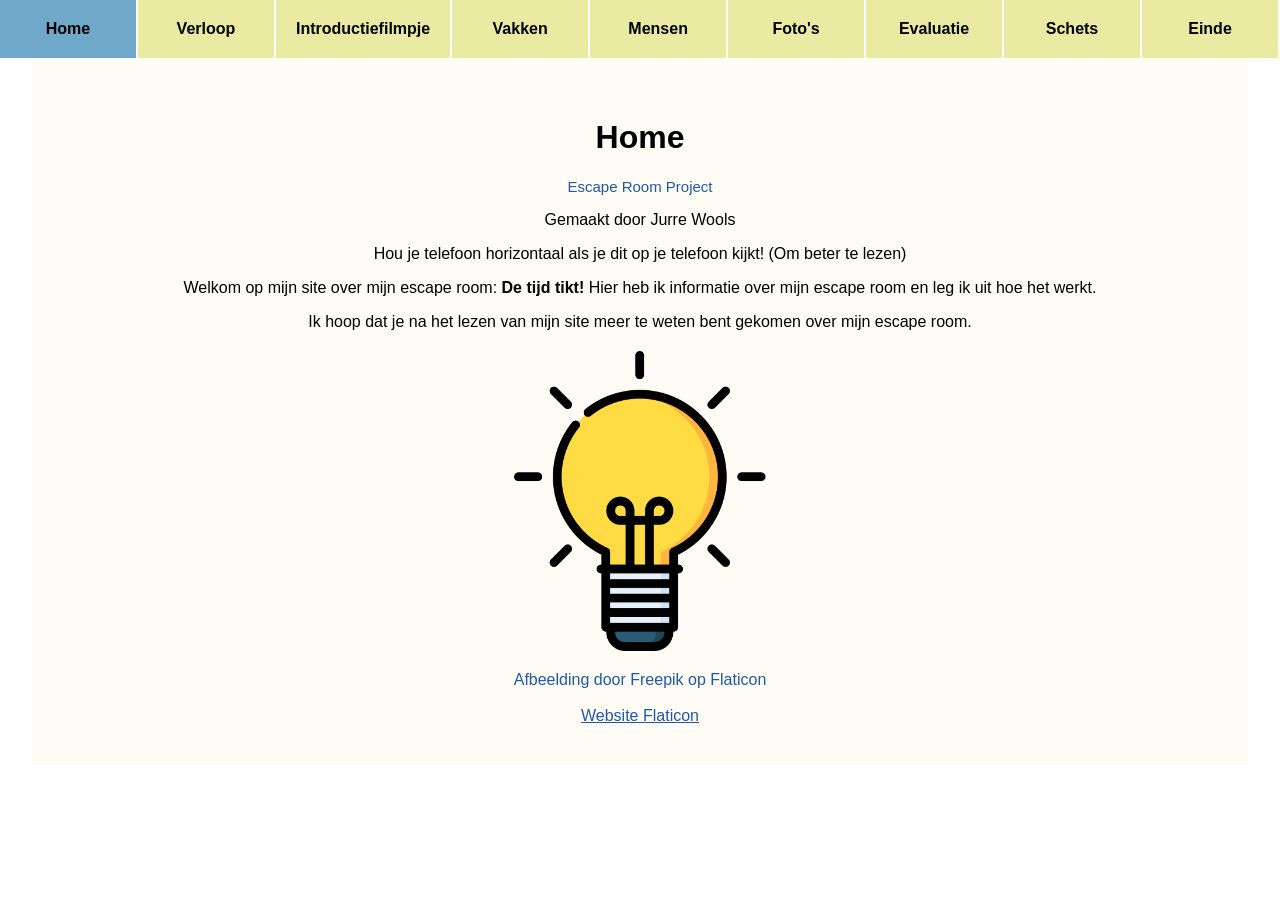
<file: index.html>
<!DOCTYPE html>
<html lang="nl">
<link rel="stylesheet" href="style.css">

<head>
    <meta charset="UTF-8">
    <meta name="viewport" content="width=device-width, initial-scale=1.0">
    <meta name="description" content="Welkom op mijn website!">
    <title>Home van het Escape Room Project</title>
</head>

<body>

<nav class="NavigatieBar">
    <a href="index.html" class="active">Home</a>
    <a href="verloop.html">Verloop</a>
    <a href="introductiefilmpje.html">Introductiefilmpje</a>
    <a href="vakken.html">Vakken</a>
    <a href="mensen.html">Mensen</a>
    <a href="foto's.html">Foto's</a>
    <a href="evaluatie.html">Evaluatie</a>
    <a href="schets.html">Schets</a>
    <a href="einde.html">Einde</a>
</nav>

<main class="content">
    <h1>Home</h1>

    <p class="titel">Escape Room Project</p>

    <p class="InTex">Gemaakt door Jurre Wools</p>
    <p class="InTex">Hou je telefoon horizontaal als je dit op je telefoon kijkt! (Om beter te lezen)</p>

    <p class="InTex">
        Welkom op mijn site over mijn escape room:
        <strong>De tijd tikt!</strong>
        Hier heb ik informatie over mijn escape room en leg ik uit hoe het werkt.
    </p>

    <p class="InTex">
        Ik hoop dat je na het lezen van mijn site meer te weten bent gekomen over mijn escape room.
    </p>

    <img src="lamp.png" alt="Lampje als Eureka-teken" width="300" height="200">
    <footer class="TekstFlaticon">Afbeelding door Freepik op Flaticon<br><br></footer>
    <a href="https://www.flaticon.com" class="TekstFlaticon">Website Flaticon</a>
</main>
</body>
</html>
</file>
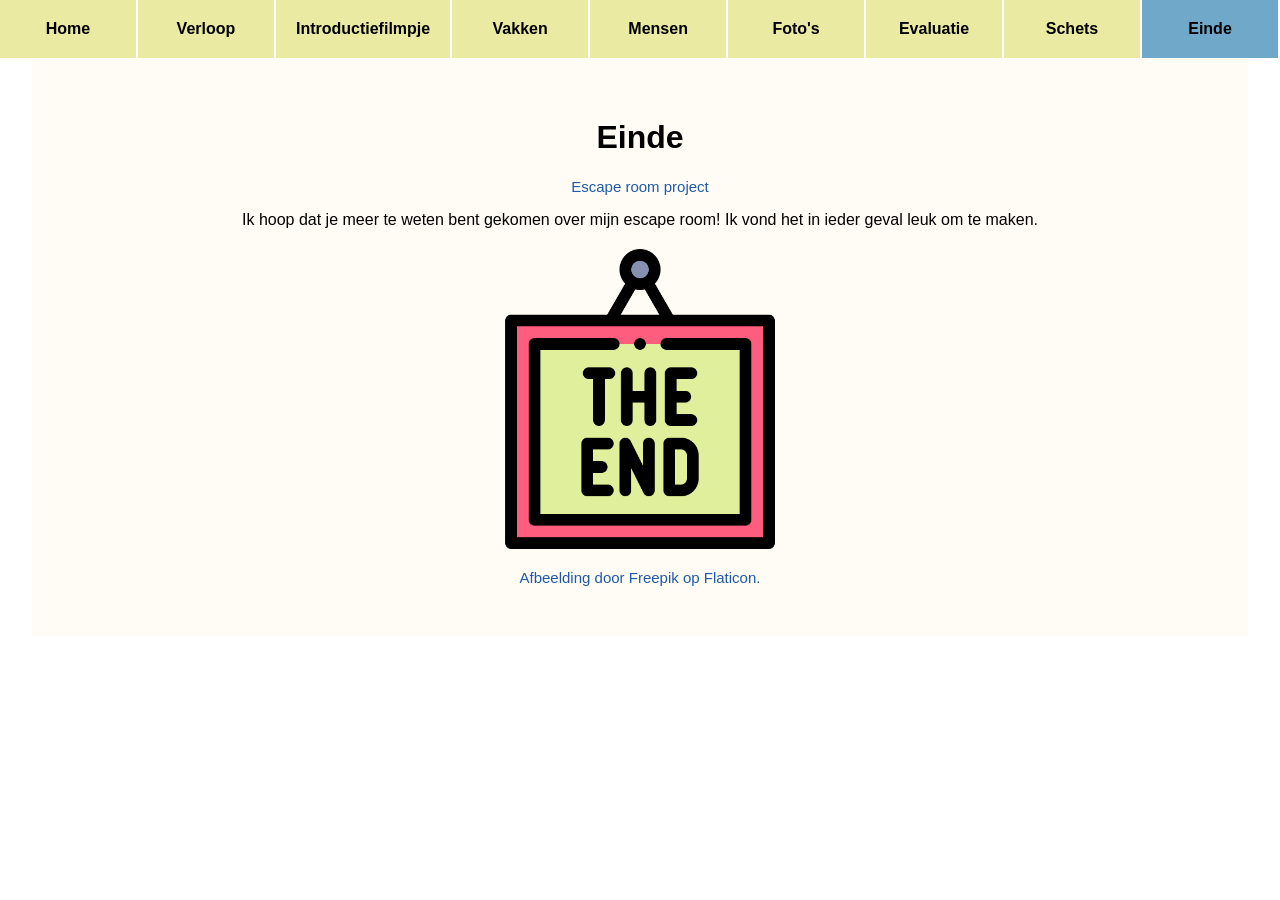
<file: einde.html>
<!DOCTYPE html>
<html lang="nl">
<link rel="stylesheet" href="style.css">

<head>
    <meta charset="UTF-8">
    <meta name="viewport" content="width=device-width, initial-scale=1.0">
    <meta name="description" content="Welkom op mijn website!">
    <title>Einde</title>
    <link rel="stylesheet" href="style.css">
</head>
<body>
    <nav class="NavigatieBar">
    <a href="index.html">Home</a>
    <a href="verloop.html">Verloop</a>
    <a href="introductiefilmpje.html">Introductiefilmpje</a>
    <a href="vakken.html">Vakken</a>
    <a href="mensen.html">Mensen</a>
    <a href="fotos.html">Foto's</a>
    <a href="evaluatie.html">Evaluatie</a>
    <a href="schets.html">Schets</a>
    <a href="einde.html" class="active">Einde</a>
</nav> 
    <div class="content">
 <h1>Einde</h1>
 <p class="titel">Escape room project</p>
 <main>
 <p class="InTex">
 Ik hoop dat je meer te weten bent gekomen over mijn escape room!
 Ik vond het in ieder geval leuk om te maken.
   <img src="the-end.png" alt="Einde afbeelding" width="300" height="300">
   <footer class="titel">
        Afbeelding door Freepik op Flaticon.
    </footer>
    </main>
</div>
</p>
</section>

</main>

</body>
</html>
</file>
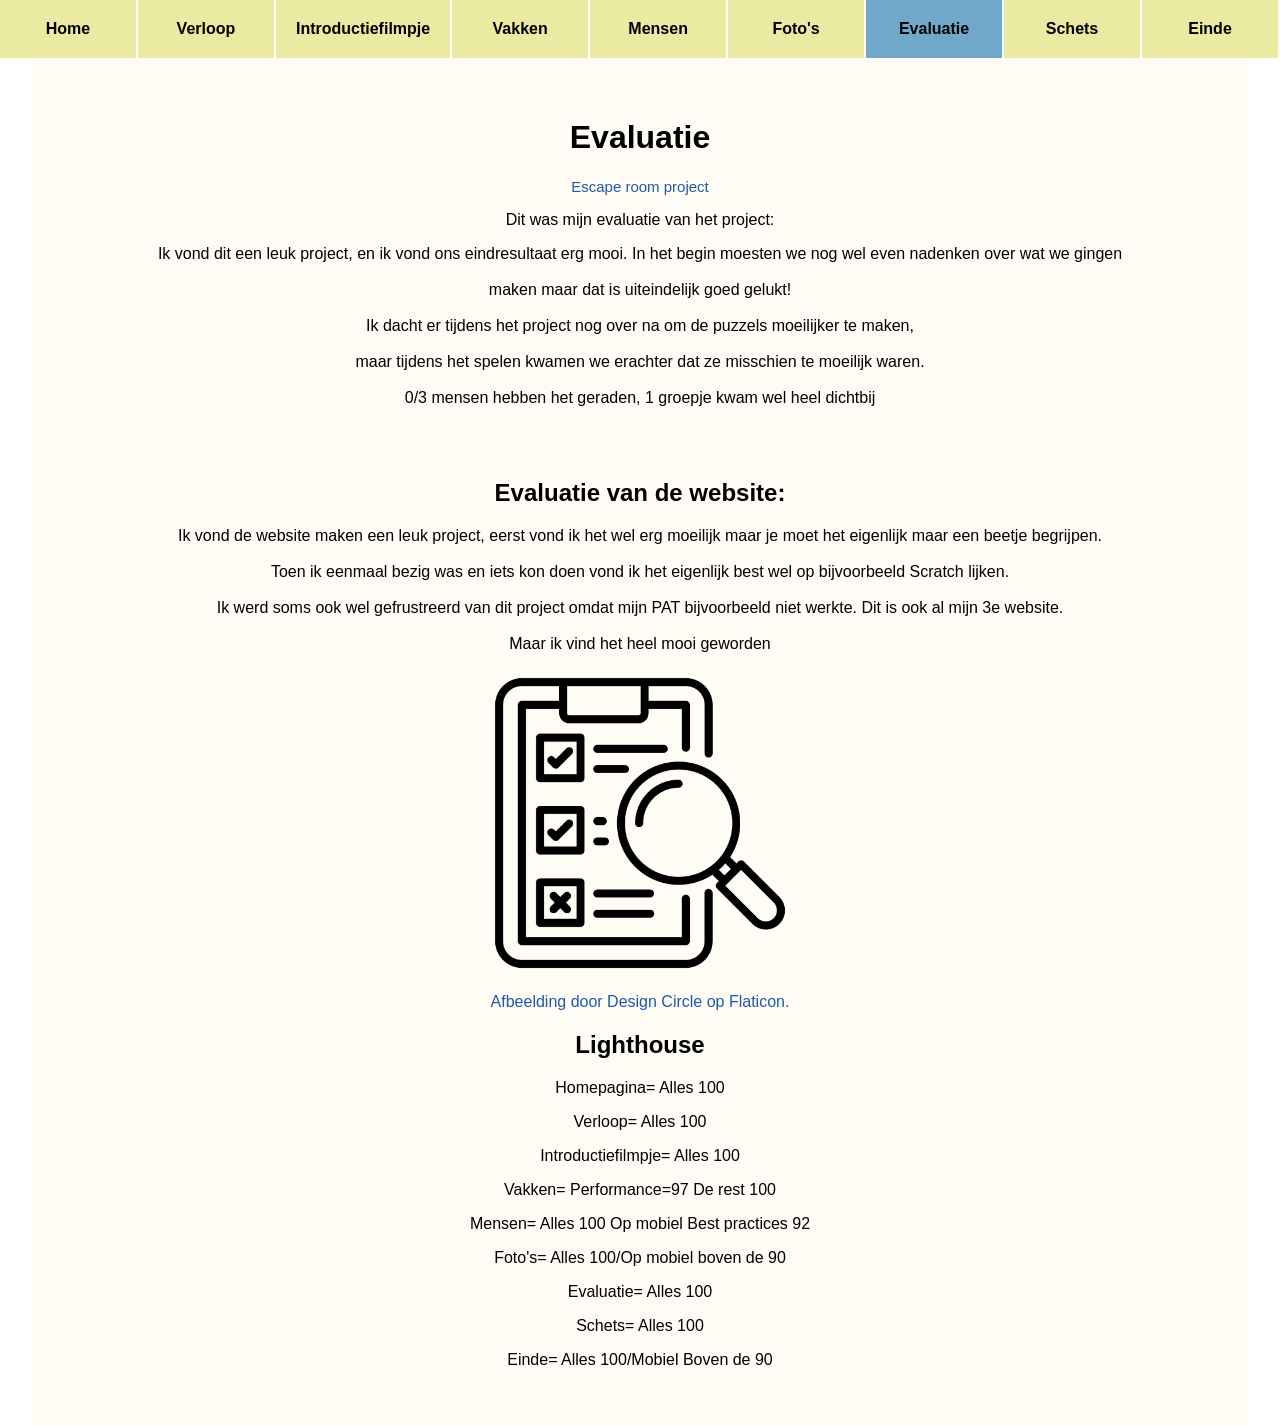
<file: evaluatie.html>
<!DOCTYPE html>
<html lang="nl">

<head>
    <meta charset="UTF-8">
    <meta name="viewport" content="width=device-width, initial-scale=1.0">
    <meta name="description" content="Evaluatie van het escape room project">
    <title>Evaluatie</title>
    <link rel="stylesheet" href="style.css">
</head>

<body>

<div class="NavigatieBar">
    <a href="index.html">Home</a>
    <a href="verloop.html">Verloop</a>
    <a href="introductiefilmpje.html">Introductiefilmpje</a>
    <a href="vakken.html">Vakken</a>
    <a href="mensen.html">Mensen</a>
    <a href="foto's.html">Foto's</a>
    <a href="evaluatie.html" class="active">Evaluatie</a>
    <a href="schets.html">Schets</a>
    <a href="einde.html">Einde</a>
</div>

<main class="content">

    <h1>Evaluatie</h1>

    <p class="titel">Escape room project</p>

    <p class="InTex">
        Dit was mijn evaluatie van het project:
    </p>

    <p class="InTex">
        Ik vond dit een leuk project, en ik vond ons eindresultaat erg mooi. In het begin moesten we nog wel even nadenken over wat we gingen<br><br>
        maken maar dat is uiteindelijk goed gelukt!<br><br>
        Ik dacht er tijdens het project nog over na om de puzzels moeilijker te maken,<br><br>
        maar tijdens het spelen kwamen we erachter dat ze misschien te moeilijk waren.<br><br>
        0/3 mensen hebben het geraden, 1 groepje kwam wel heel dichtbij
    </p>

    <br><br>

    <h2 class="InTex">Evaluatie van de website:</h2>

    <p class="InTex">
        Ik vond de website maken een leuk project, eerst vond ik het wel erg moeilijk maar je moet het eigenlijk maar een beetje begrijpen.<br><br>
        Toen ik eenmaal bezig was en iets kon doen vond ik het eigenlijk best wel op bijvoorbeeld Scratch lijken.<br><br>
        Ik werd soms ook wel gefrustreerd van dit project omdat mijn PAT bijvoorbeeld niet werkte. Dit is ook al mijn 3e website.<br><br>
        Maar ik vind het heel mooi geworden
    </p>

    <img src="assessment.png" class="foto" alt="Evaluatie pictogram" loading="lazy">

    <footer class="TekstFlaticon">
        Afbeelding door Design Circle op Flaticon.
    </footer>
<h2 class="InTex">Lighthouse</h2>
 <p class="InTex">Homepagina= Alles 100</p>
 <p class="InTex">Verloop= Alles 100</p>
 <p class="InTex">Introductiefilmpje= Alles 100</p>
 <p class="InTex">Vakken= Performance=97 De rest 100
 <p class="InTex">Mensen= Alles 100 Op mobiel Best practices 92</p>
 <p class="InTex">Foto's= Alles 100/Op mobiel boven de 90</p>
 <p class="InTex">Evaluatie= Alles 100</p>
 <p class="InTex">Schets= Alles 100</p>
 <p class="InTex">Einde= Alles 100/Mobiel Boven de 90</p>
 </p>

</main>

</body>

</html>
</file>
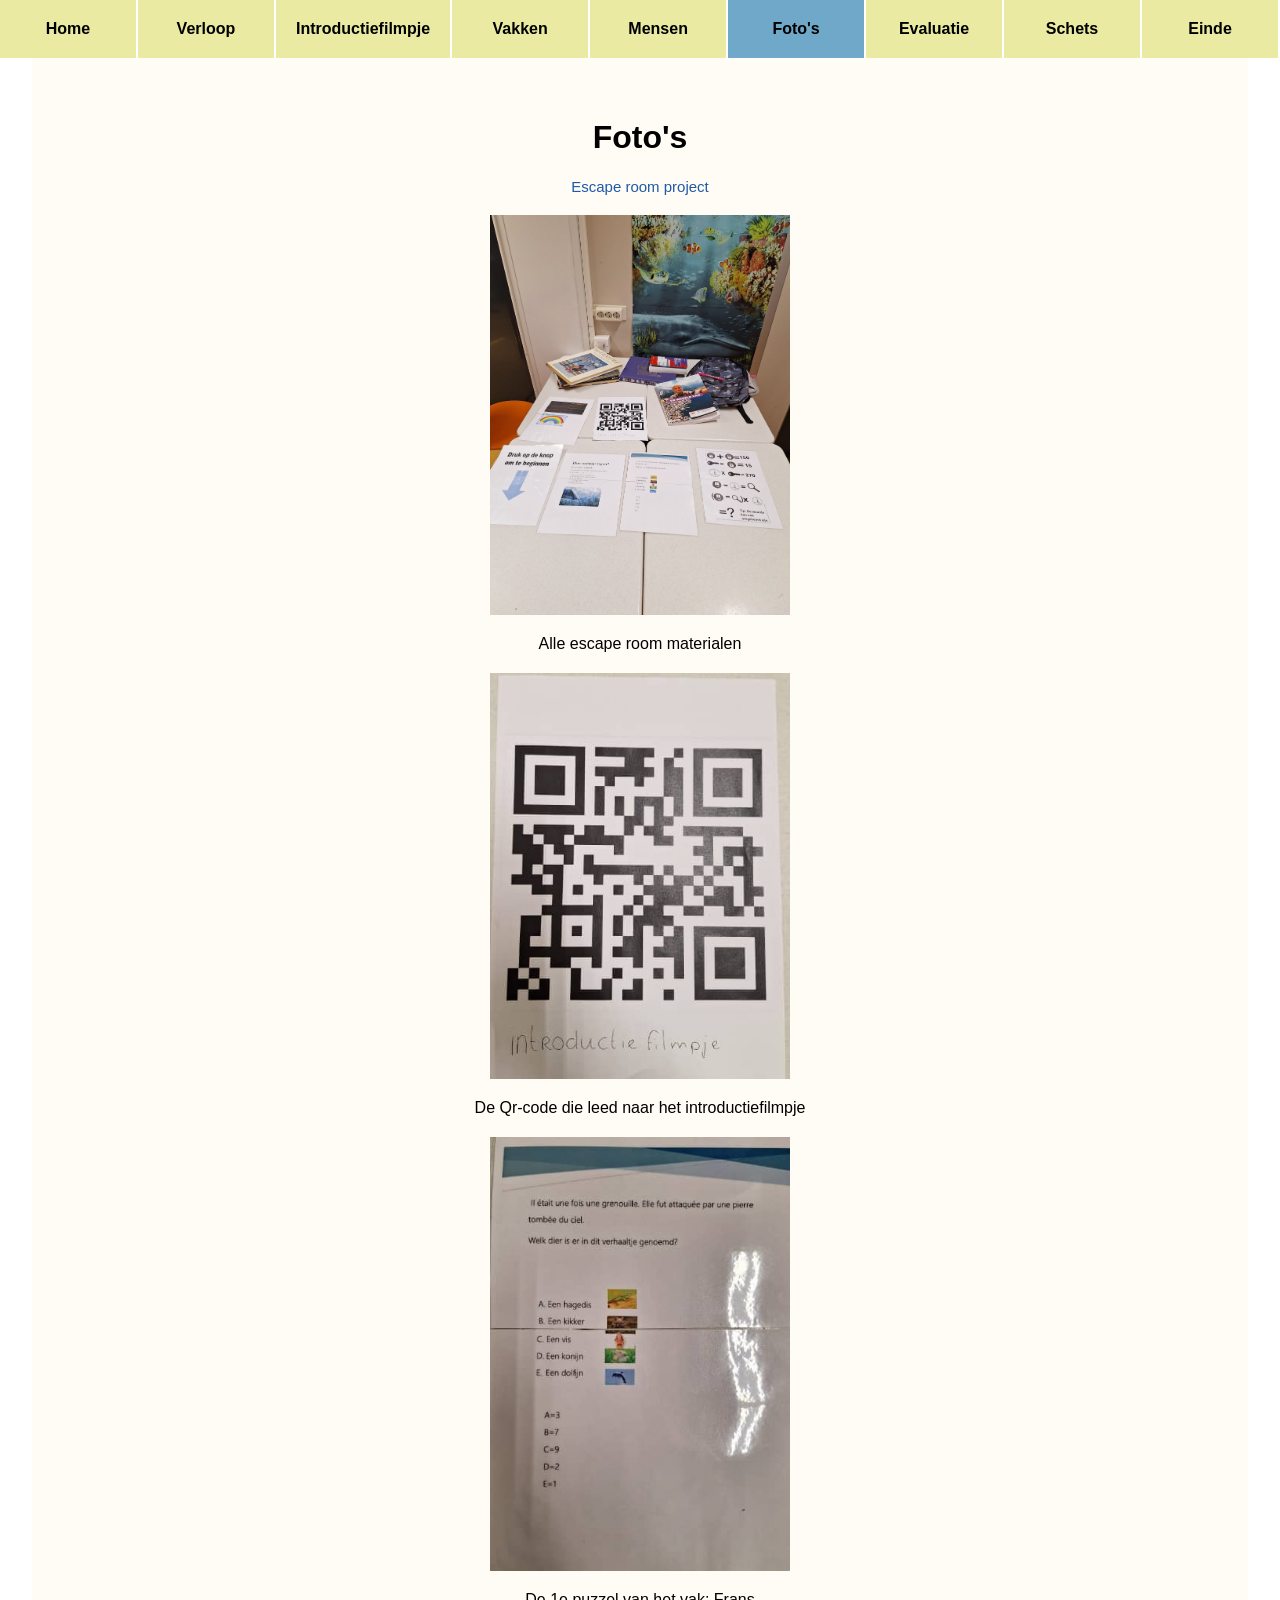
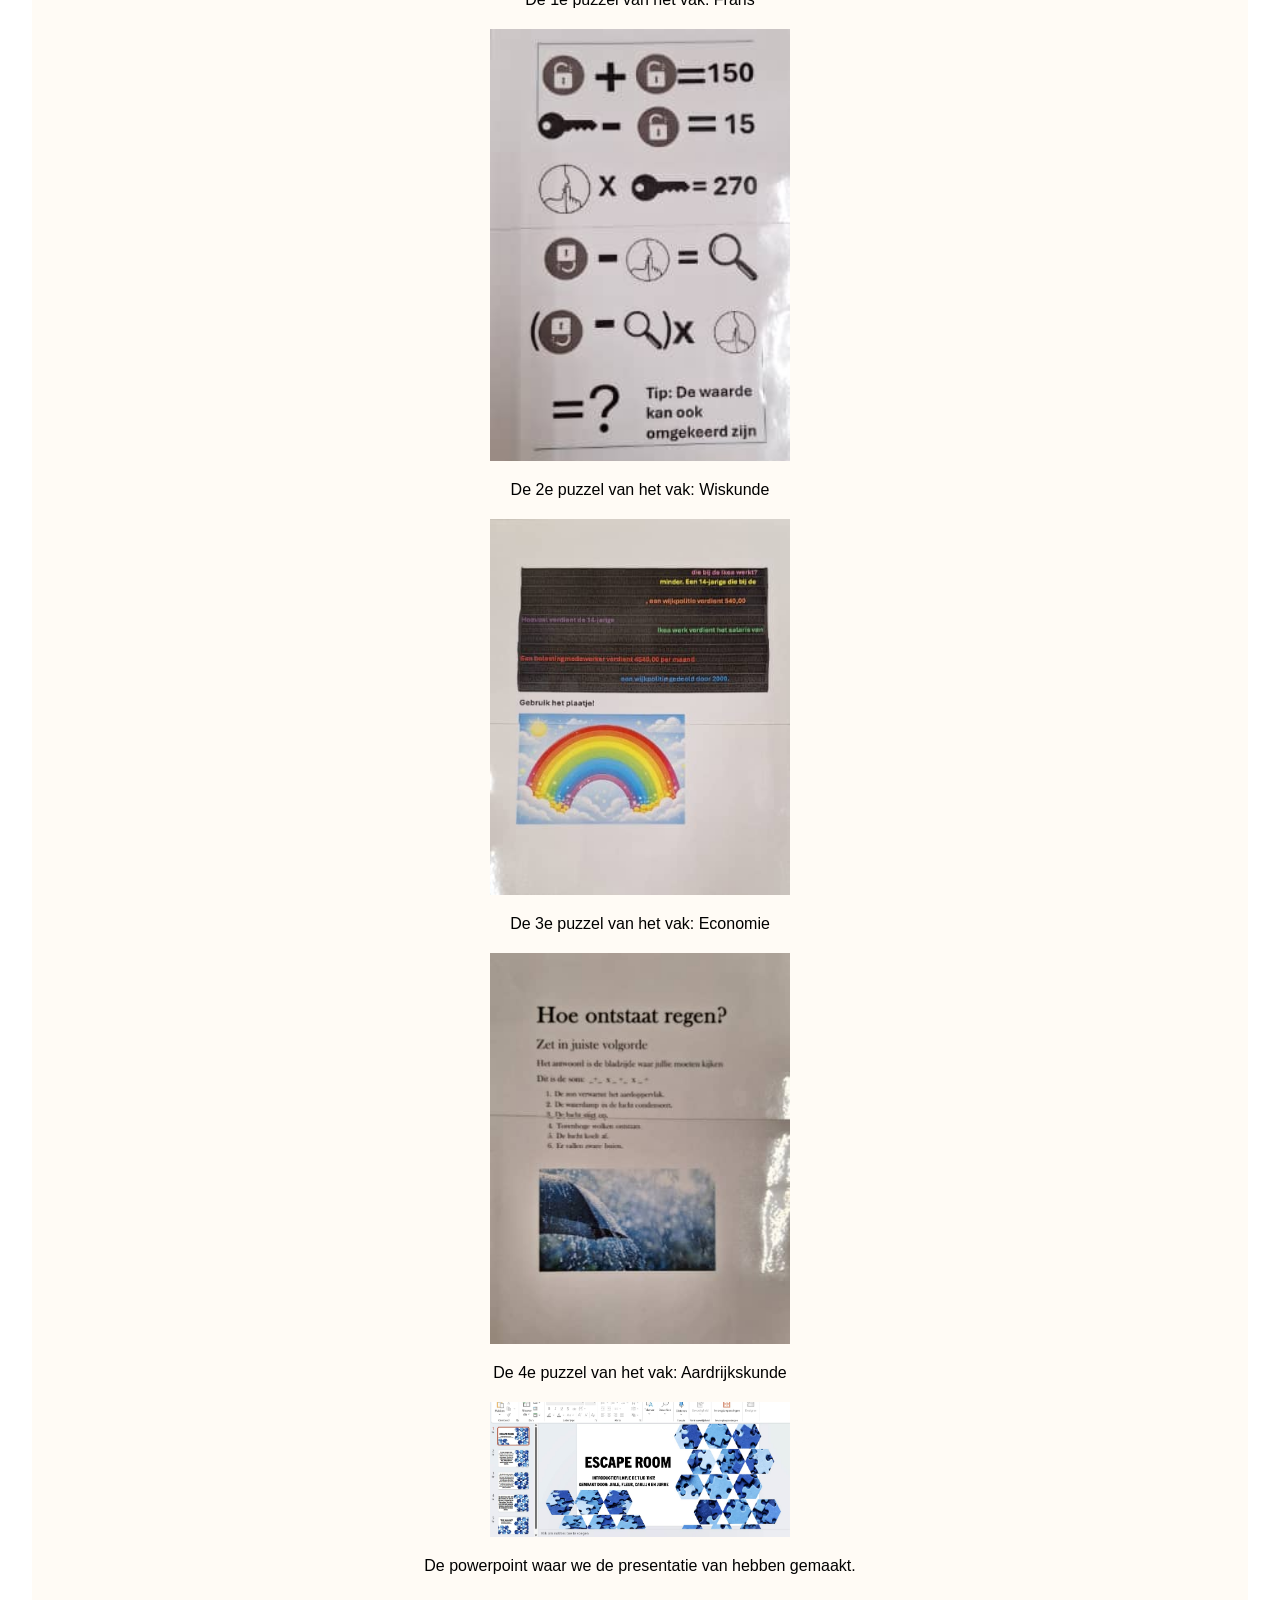
<file: foto's.html>
<!DOCTYPE html>
<html lang="nl">

<head>
    <meta charset="UTF-8">
    <meta name="viewport" content="width=device-width, initial-scale=1.0">
    <meta name="description" content="Foto's van het escape room project">
    <title>Foto's</title>
    <link rel="stylesheet" href="style.css">
</head>

<body>

<nav class="NavigatieBar">
    <a href="index.html">Home</a>
    <a href="verloop.html">Verloop</a>
    <a href="introductiefilmpje.html">Introductiefilmpje</a>
    <a href="vakken.html">Vakken</a>
    <a href="mensen.html">Mensen</a>
    <a href="fotos.html" class="active">Foto's</a>
    <a href="evaluatie.html">Evaluatie</a>
    <a href="schets.html">Schets</a>
    <a href="einde.html">Einde</a>
</nav>

<main class="content">

    <h1>Foto's</h1>
    <p class="titel">Escape room project</p>

    <img src="FotoAlles.jpeg" alt="Escape room materialen op tafel" class="foto" loading="lazy" width="400" height="600">
    <p class="InTex">Alle escape room materialen</p>
    <img src="Puzzel78.jpg" alt="QR code naar introductiefilmpje" class="foto" loading="lazy" width="400" height="600">
    <p class="InTex">De Qr-code die leed naar het introductiefilmpje</p>
    <img src="Puzzel1.jpg" alt="Franse puzzel" class="foto" loading="lazy" width="400" height="600">
    <p class="InTex">De 1e puzzel van het vak: Frans</p>
    <img src="Puzzel2.jpg" alt="Wiskunde puzzel" class="foto" loading="lazy" width="400" height="600">
    <p class="InTex">De 2e puzzel van het vak: Wiskunde
    <img src="Schermafbeelding 2026-05-22 194218 (1).jpg" alt="Economie puzzel" class="foto" loading="lazy" width="400" height="600">
    <p class="InTex">De 3e puzzel van het vak: Economie</p>
    <img src="Puzzel67.jpg" alt="Aardrijkskunde puzzel" class="foto" loading="lazy" width="400" height="600">
    <p class="InTex">De 4e puzzel van het vak: Aardrijkskunde</p>
    <img src="PNG.PNG..jpg" alt="Powerpoint van het filmpje" class="foto" loading="lazy" width="400" height="600">
    <p class="InTex">De powerpoint waar we de presentatie van hebben gemaakt.</p>

</main>

</body>
</html>
</file>
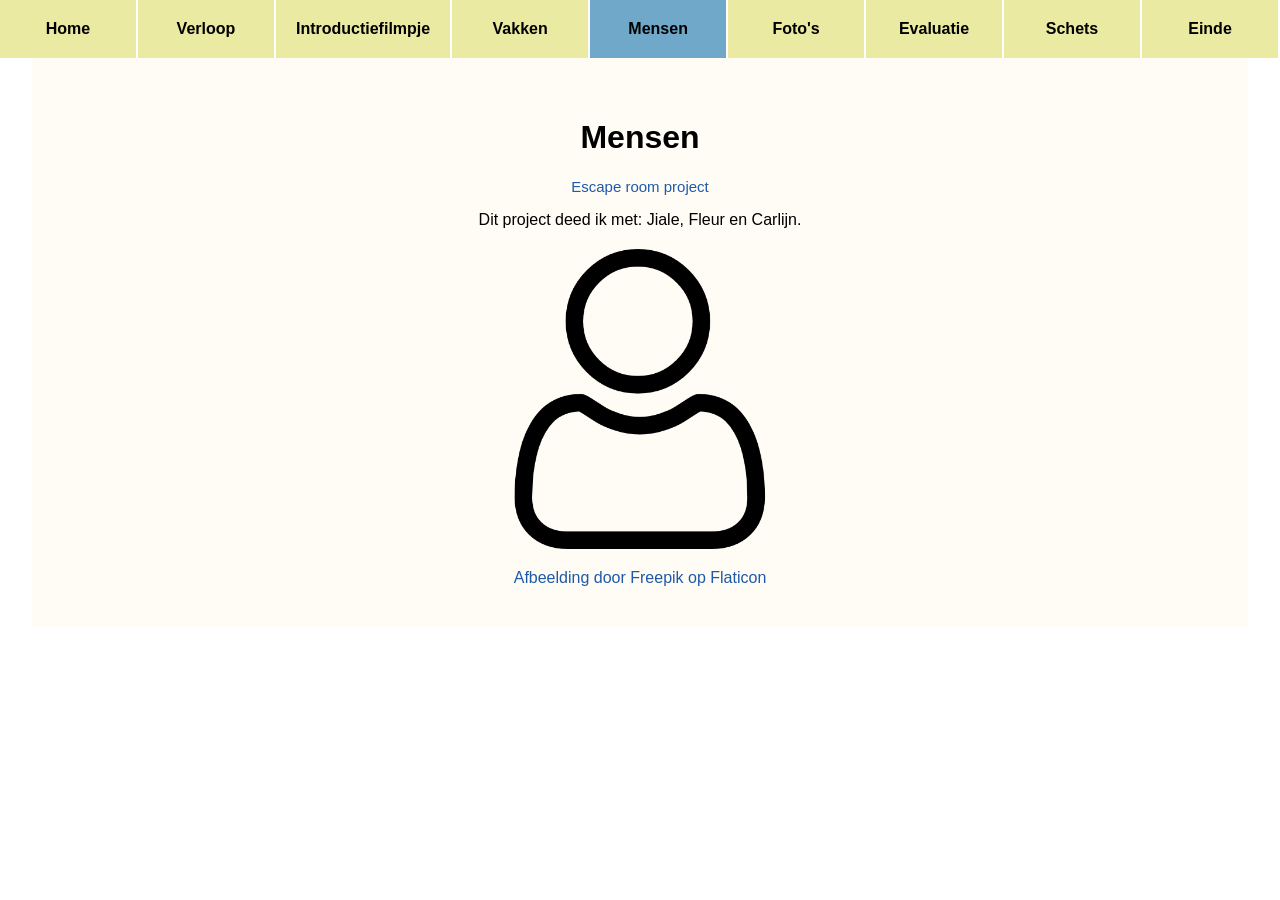
<file: mensen.html>
<!DOCTYPE html>

<html lang="nl">

<head>
    <meta charset="UTF-8">
    <meta name="viewport" content="width=device-width, initial-scale=1.0">
    <title>Mensen</title>
    <link rel="stylesheet" href="style.css">
</head>

<body>

<div class="NavigatieBar">
    <a href="index.html">Home</a>
    <a href="verloop.html">Verloop</a>
    <a href="introductiefilmpje.html">Introductiefilmpje</a>
    <a href="vakken.html">Vakken</a>
    <a href="mensen.html" class="active">Mensen</a>
    <a href="foto's.html">Foto's</a>
    <a href="evaluatie.html">Evaluatie</a>
    <a href="schets.html">Schets</a>
    <a href="einde.html">Einde</a>
</div>

<main>
    <div class="content">

        <h1>Mensen</h1>

        <p class="titel">Escape room project</p>

        <p class="InTex">
            Dit project deed ik met: Jiale, Fleur en Carlijn.
        </p>

        <img src="user.png" class="foto" alt="Icoon van een persoon">

        <footer class="TekstFlaticon">
            Afbeelding door Freepik op Flaticon
        </footer>

    </div>
</main>

</body>

</html>
</file>
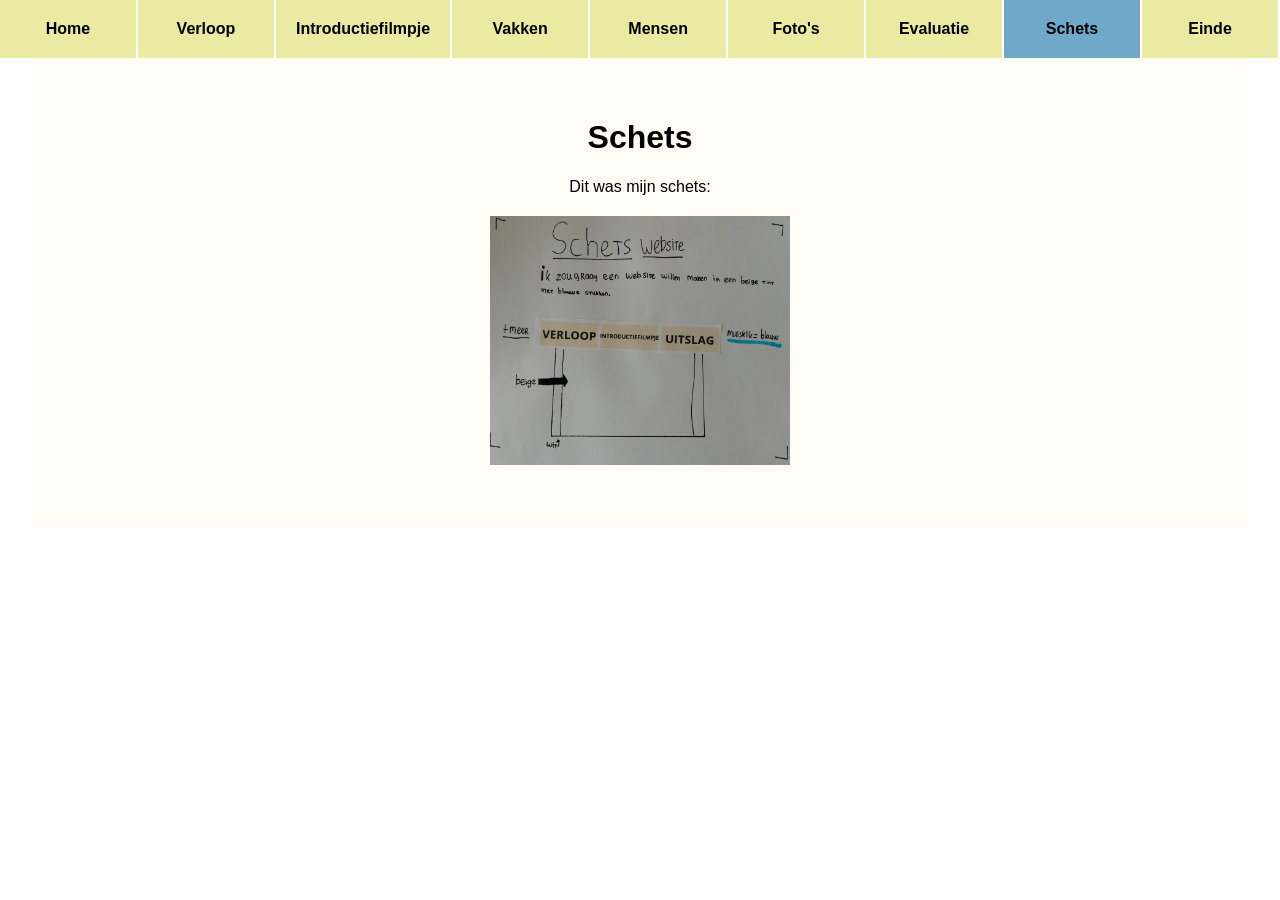
<file: schets.html>
<!DOCTYPE html>
<html lang="nl">

<head>
    <meta charset="UTF-8">
    <meta name="viewport" content="width=device-width, initial-scale=1.0">
    <meta name="description" content="Schets van het escape room project">
    <title>Schets</title>
    <link rel="stylesheet" href="style.css">
</head>

<body>

<nav class="NavigatieBar">
    <a href="index.html">Home</a>
    <a href="verloop.html">Verloop</a>
    <a href="introductiefilmpje.html">Introductiefilmpje</a>
    <a href="vakken.html">Vakken</a>
    <a href="mensen.html">Mensen</a>
    <a href="foto's.html">Foto's</a>
    <a href="evaluatie.html">Evaluatie</a>
    <a href="schets.html" class="active">Schets</a>
    <a href="einde.html">Einde</a>
</nav>

<main class="content">

    <h1>Schets</h1>

    <p class="InTex">Dit was mijn schets:</p>

    <img src="Schets.jpeg" alt="Schets van escape room ontwerp" class="foto" loading="lazy">

</main>

</body>

</html>
</file>
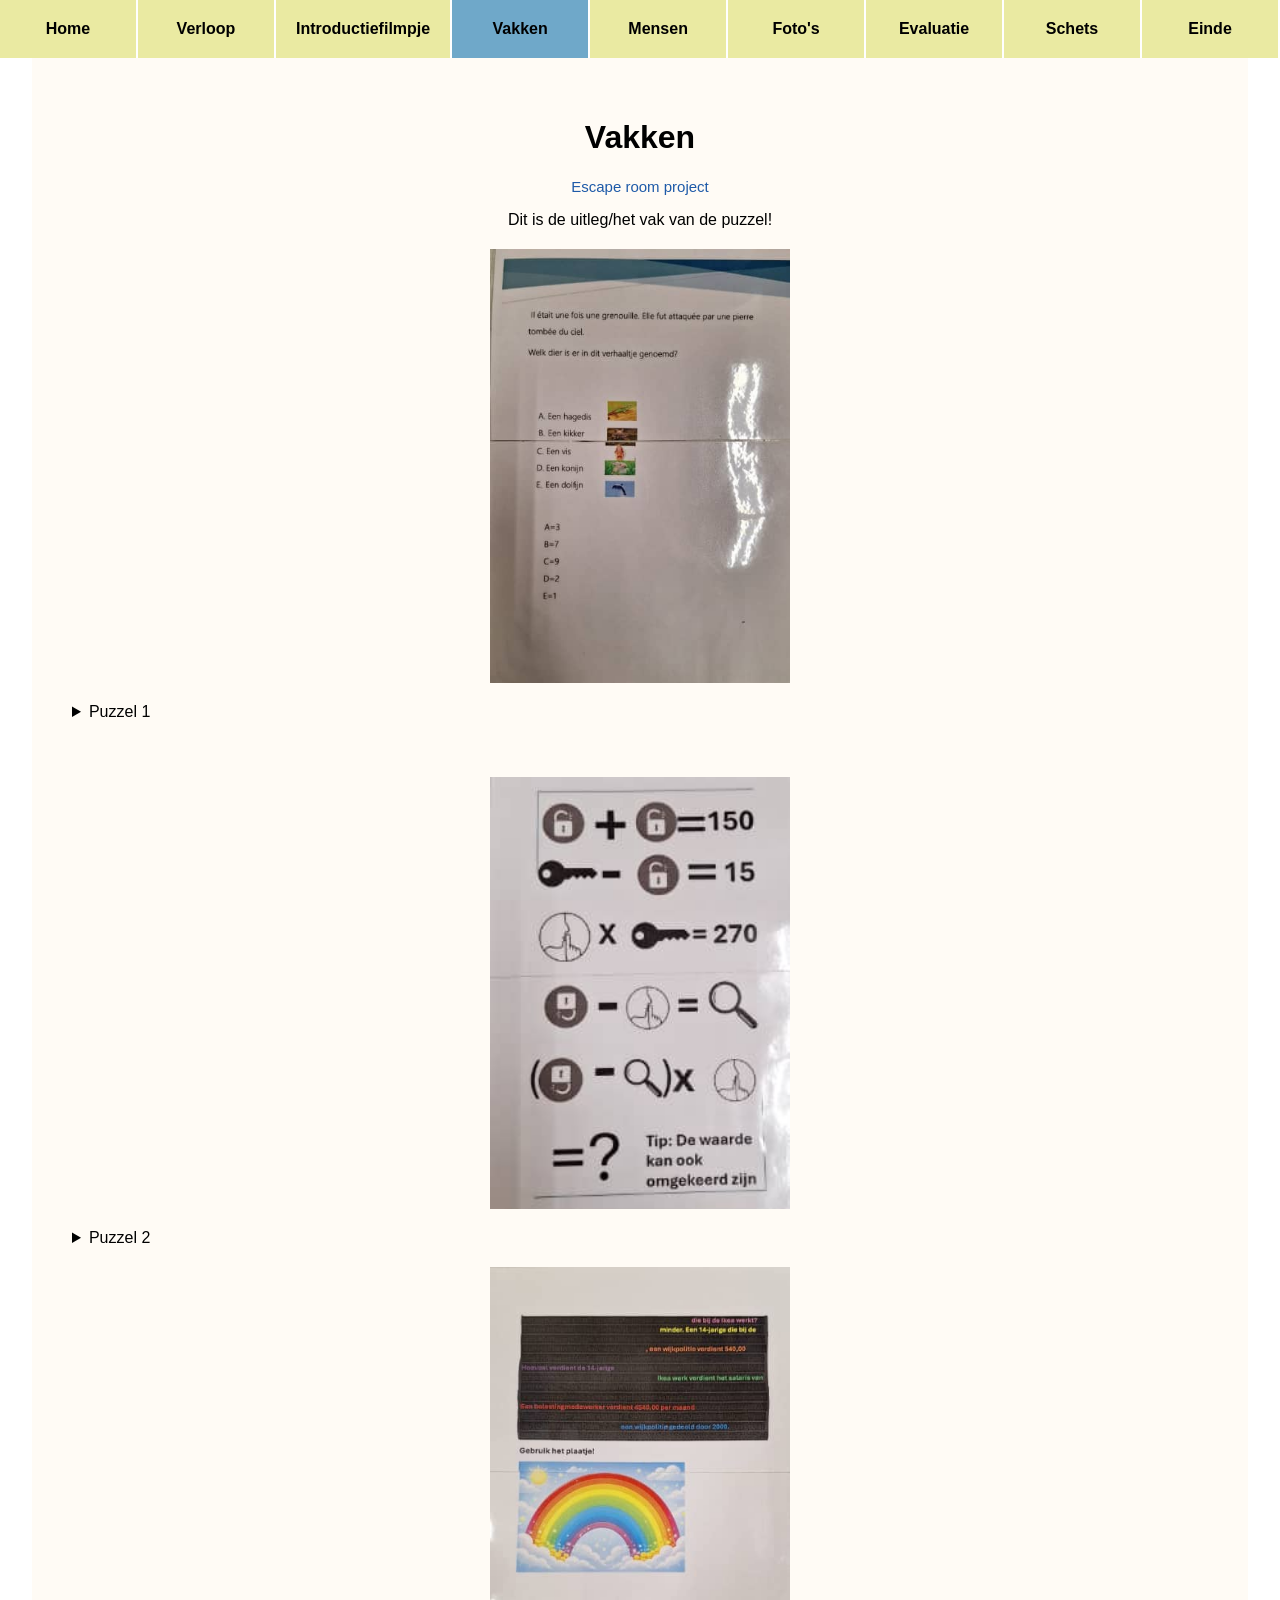
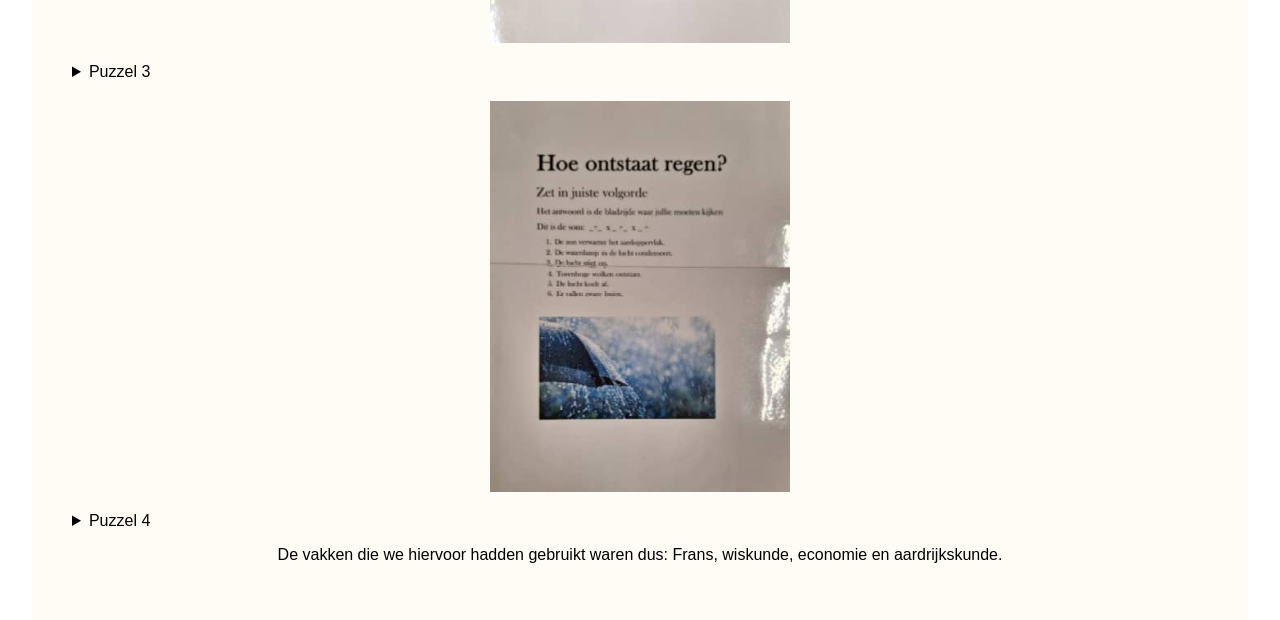
<file: vakken.html>
<!DOCTYPE html>
<html lang="nl">

<head>
    <meta charset="UTF-8">
    <meta name="viewport" content="width=device-width, initial-scale=1.0">
    <title>Vakken</title>
    <link rel="stylesheet" href="style.css">
</head>

<body>

    <div class="NavigatieBar">
        <a href="index.html">Home</a>
        <a href="verloop.html">Verloop</a>
        <a href="introductiefilmpje.html">Introductiefilmpje</a>
        <a href="vakken.html" class="active">Vakken</a>
        <a href="mensen.html">Mensen</a>
        <a href="foto's.html">Foto's</a>
        <a href="evaluatie.html">Evaluatie</a>
        <a href="schets.html">Schets</a>
        <a href="einde.html">Einde</a>
    </div>

    <main>
        <div class="content links">

            <h1>Vakken</h1>

            <p class="titel">Escape room project</p>

            <p class="InTex">Dit is de uitleg/het vak van de puzzel!</p>

            <img src="Puzzel1.jpg" class="foto" alt="Puzzel 1" loading="lazy" width="400" height="600">

            <details>
                <summary>Puzzel 1</summary>
                <p>
                    Dit is de <span class="blauw">Fr</span><span class="wit">a</span><span class="rood">ns</span> puzzel.<br><br>

                    Er staat een zinnetje in het Frans en eronder een paar antwoorden.<br><br>

                    Het doel van deze puzzel is dat je het dier opzoekt in de zin met behulp van een woordenboek.<br><br>

                    Als je dat goed had gedaan kwam je op het antwoord dat de grenouille (kikker) het goede antwoord was.<br><br>

                    Dan kwam je op het antwoord <strong>7</strong>.
                </p>
            </details>

            <br><br>

            <img src="Puzzel2.jpg" class="foto" alt="Puzzel 2" loading="lazy" width="400" height="600">

            <details>
                <summary>Puzzel 2</summary>
                <p>
                    Dit is de 2e puzzel, het is een rekenpuzzel. Je moet de som oplossen door middel van icoontjes.<br><br>

                    Maar er is ook een omgekeerd icoon, daar moest je i.p.v. 75 57 invullen.<br><br>

                    Uiteindelijk moest je op het antwoord <strong>9</strong> komen.
                </p>
            </details>

            <img src="Schermafbeelding 2026-05-22 194218 (1).jpg" class="foto" alt="Puzzel 3" loading="lazy" width="400" height="600">

            <details>
                <summary>Puzzel 3</summary>

                <p>
                    Dit was onze <strong>3e</strong> puzzel, hier moest je het economische verhaaltje in de juiste volgorde zetten d.m.v. de regenboog.<br><br>

                    Dan kwam je op de zin:
                </p>

                <p>
                    <em>
                        Een belastingsmedewerker verdient 4540,00 per jaar, een wijkpolitie verdient 540 minder.<br><br>

                        Een 14-jarige die bij de IKEA werkt verdient het salaris van een wijkpolitie gedeeld door 2000.<br><br>

                        Hoeveel verdient de 14-jarige die bij de IKEA werkt?
                    </em>
                </p>

                <p>
                    Het antwoord was dan <strong>2</strong>.
                </p>

            </details>

            <img src="Puzzel67.jpg" class="foto" alt="Puzzel 4" loading="lazy" width="400" height="600">

            <details>
                <summary>Puzzel 4</summary>

                <p>
                    Dit was de laatste puzzel. Je moest de zinnen in de juiste volgorde zetten, daarna kwam je bij het ontstaan van regen.<br><br>

                    Daarna moest je met de antwoorden een som doen.<br><br>

                    Als je dat goed had gedaan kwam je bij het antwoord <strong>30</strong>.<br><br>

                    Daarna moest je naar bladzijde 30, dat was een witte bladzijde. Met een UV-pen kwam de zin tevoorschijn:
                </p>

                <p>
                    <em>De hoge getallen gaan altijd voor!</em>
                </p>

            </details>

            <p class="InTex">
                De vakken die we hiervoor hadden gebruikt waren dus: Frans, wiskunde, economie en aardrijkskunde.
            </p>

        </div>
    </main>

</body>

</html>
</file>
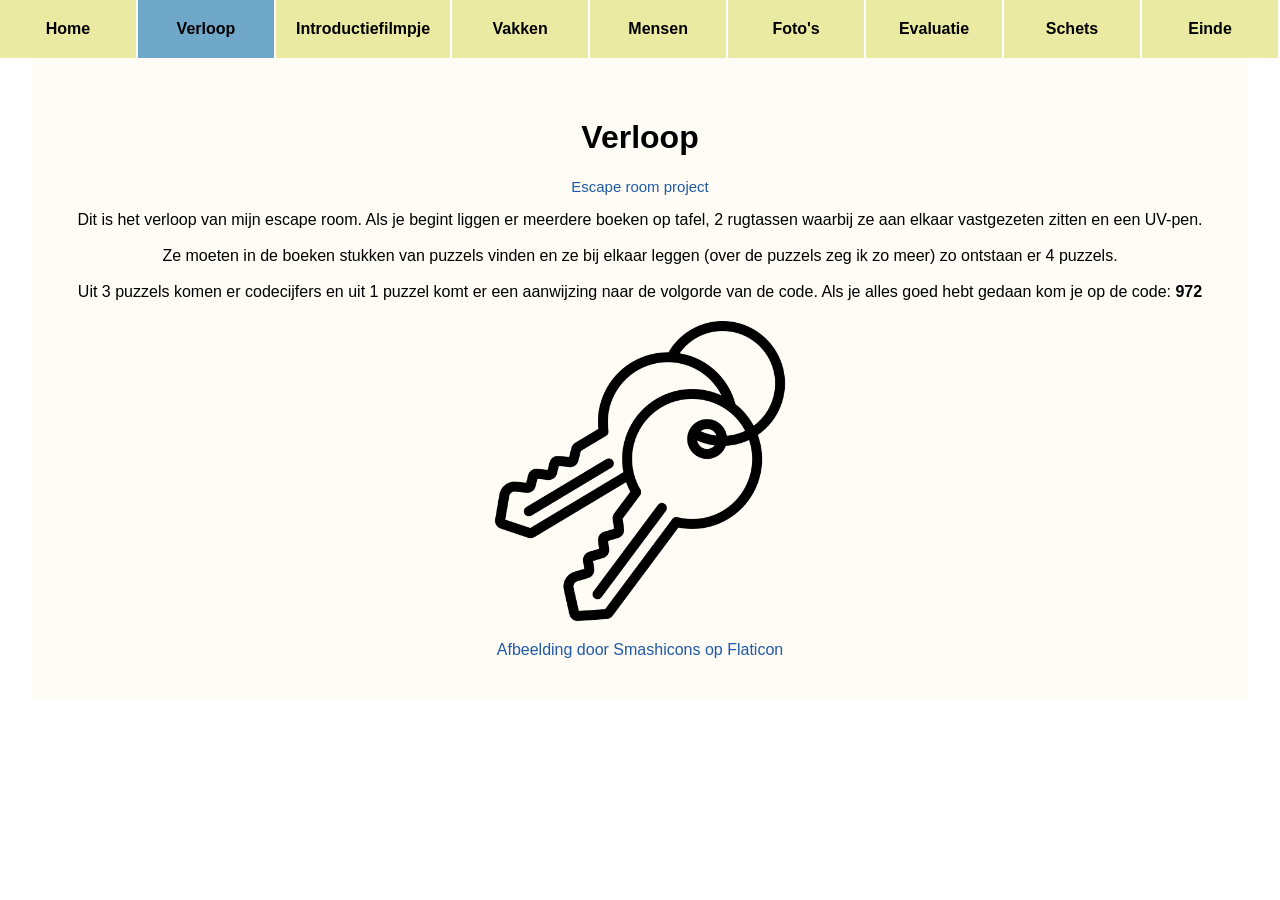
<file: verloop.html>
<!DOCTYPE html>
<html lang="nl">
<link rel="stylesheet" href="style.css">

<head>
    <meta charset="UTF-8">
    <meta name="viewport" content="width=device-width, initial-scale=1.0">
    <title>Verloop</title>
    <meta name="description" content="Verloop van mijn escape room project">
</head>

<body>

<div class="NavigatieBar">
    <a href="index.html">Home</a>
    <a href="verloop.html" class="active">Verloop</a>
    <a href="introductiefilmpje.html">Introductiefilmpje</a>
    <a href="vakken.html">Vakken</a>
    <a href="mensen.html">Mensen</a>
    <a href="foto's.html">Foto's</a>
    <a href="evaluatie.html">Evaluatie</a>
    <a href="schets.html">Schets</a>
    <a href="einde.html">Einde</a>
</div>

<main>
    <div class="content">

        <h1>Verloop</h1>

        <p class="titel">Escape room project</p>

        <p class="InTex">
            Dit is het verloop van mijn escape room. Als je begint liggen er meerdere boeken op tafel, 
            2 rugtassen waarbij ze aan elkaar vastgezeten zitten en een UV-pen.<br><br>
            Ze moeten in de boeken stukken van puzzels vinden en ze bij elkaar leggen 
            (over de puzzels zeg ik zo meer) zo ontstaan er 4 puzzels.<br><br>
            Uit 3 puzzels komen er codecijfers en uit 1 puzzel komt er een aanwijzing naar de volgorde van de code. 
            Als je alles goed hebt gedaan kom je op de code: <strong>972</strong>
        </p>

        <img src="key-chain (1).png" class="foto" alt="Sleutelpictogram">
        <footer class="TekstFlaticon">Afbeelding door Smashicons op Flaticon</footer>

    </div>
</main>

</body>
</html>
</file>
<file: style.css>
.NavigatieBar {
    display: flex;
}

.NavigatieBar a {
    flex: 1;
    padding: 20px;
    text-align: center;
    text-decoration: none;
    background-color: #eaeaa2;
    color: black;
    font-weight: bold;
    border-right: 2px solid white;
    transition: 1s;
}

.NavigatieBar a:hover {
    background-color: #6fa8c9;
}

body {
    margin: 0;
    font-family: Arial, Helvetica, sans-serif;
    background-color: white;
}

.content {
    width: 95%;
    margin: 0 auto;
    background-color: #fffbf5;
    padding: 40px;
    box-sizing: border-box;
    text-align: left;
}

h1 {
    text-align: center;
}

.titel {
    color: #1e5aa8;
    font-size: 15px;
    margin-bottom: 10px;
    text-align: center;
}

.blauw {
    color: blue;
}

.wit {
    color: white;
}

.rood {
    color: red;
}

img {
    max-width: 300px;
    height: auto;
    display: block;
    margin: 20px auto;
}

video {
    display: block;
    margin: 20px auto;
}

iframe {
    display: block;
    margin: 20px auto;
}

.InTex {
    text-align: center;
}

.NavigatieBar a.active {
    background-color: #6fa8c9;
    color: black;
}

.TekstFlaticon {
    text-align: center;
    display: block;
    color: #1e5aa8;
}
</file>
